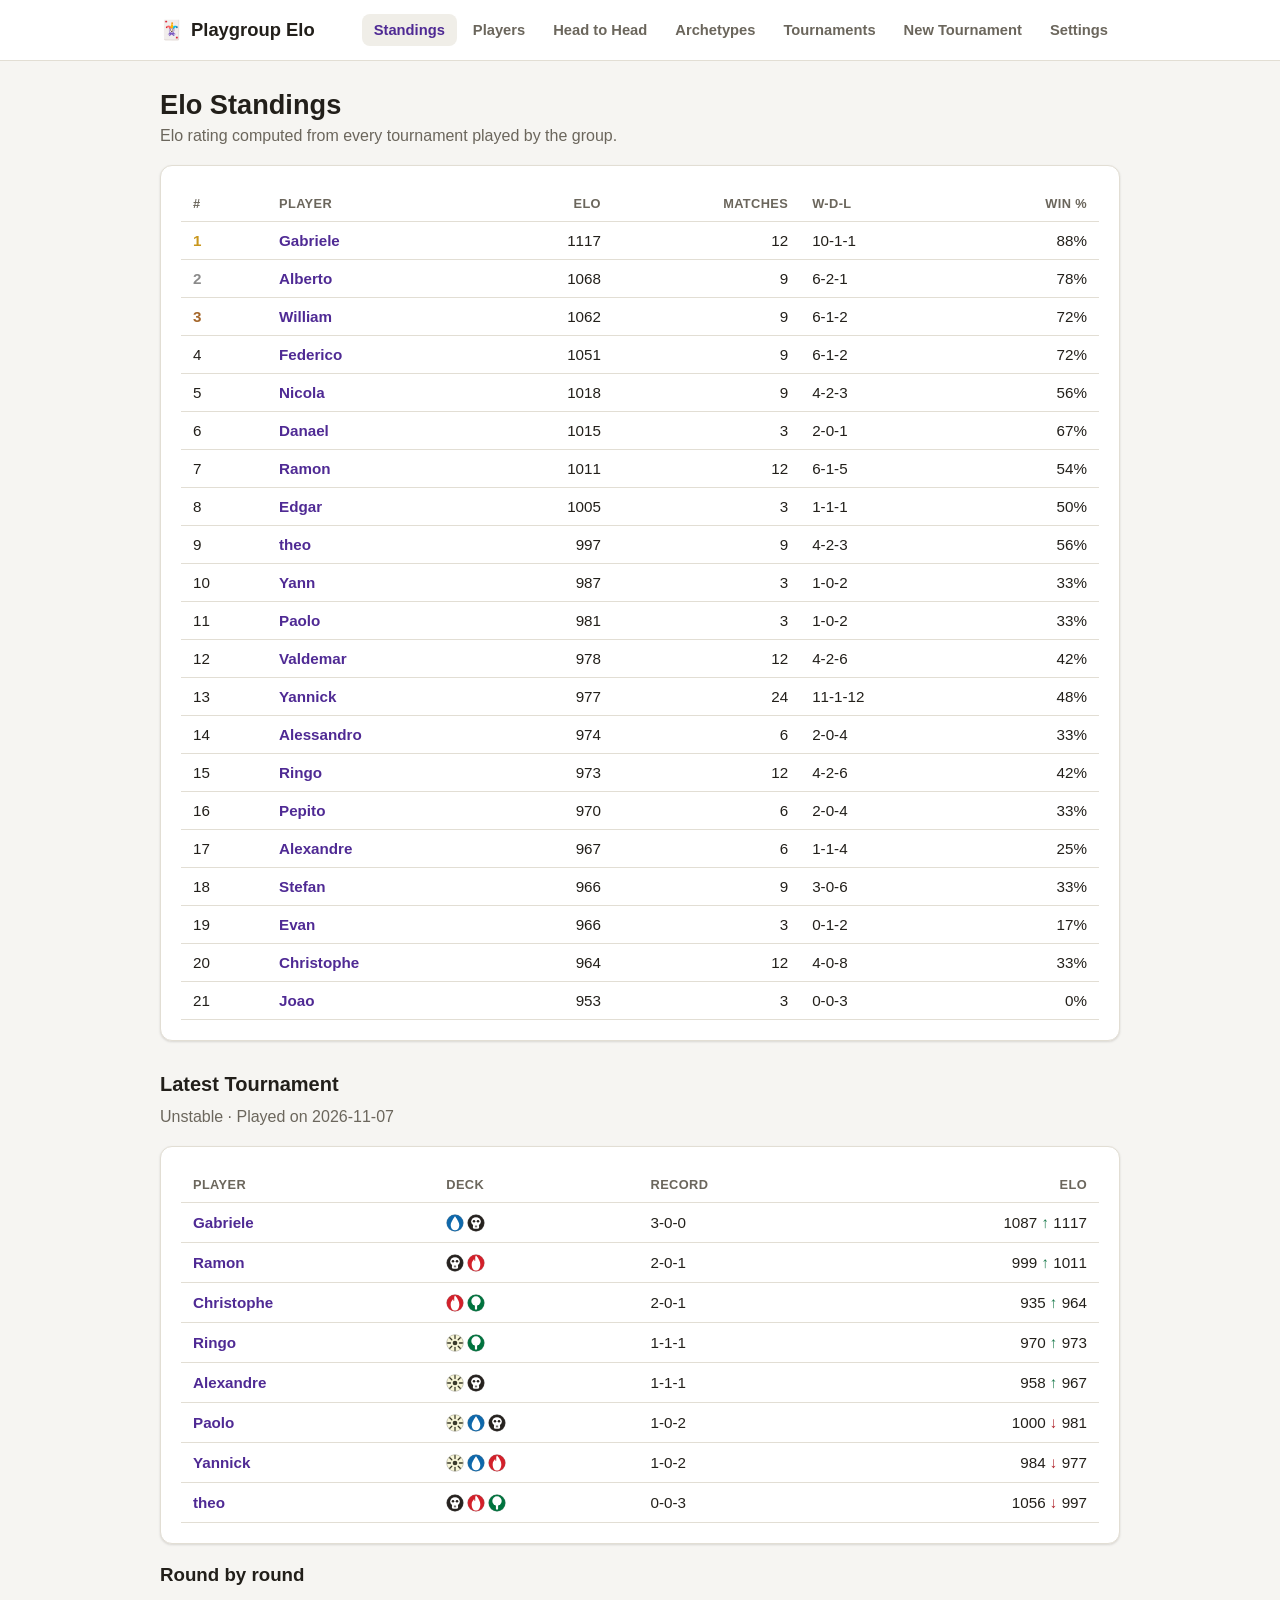
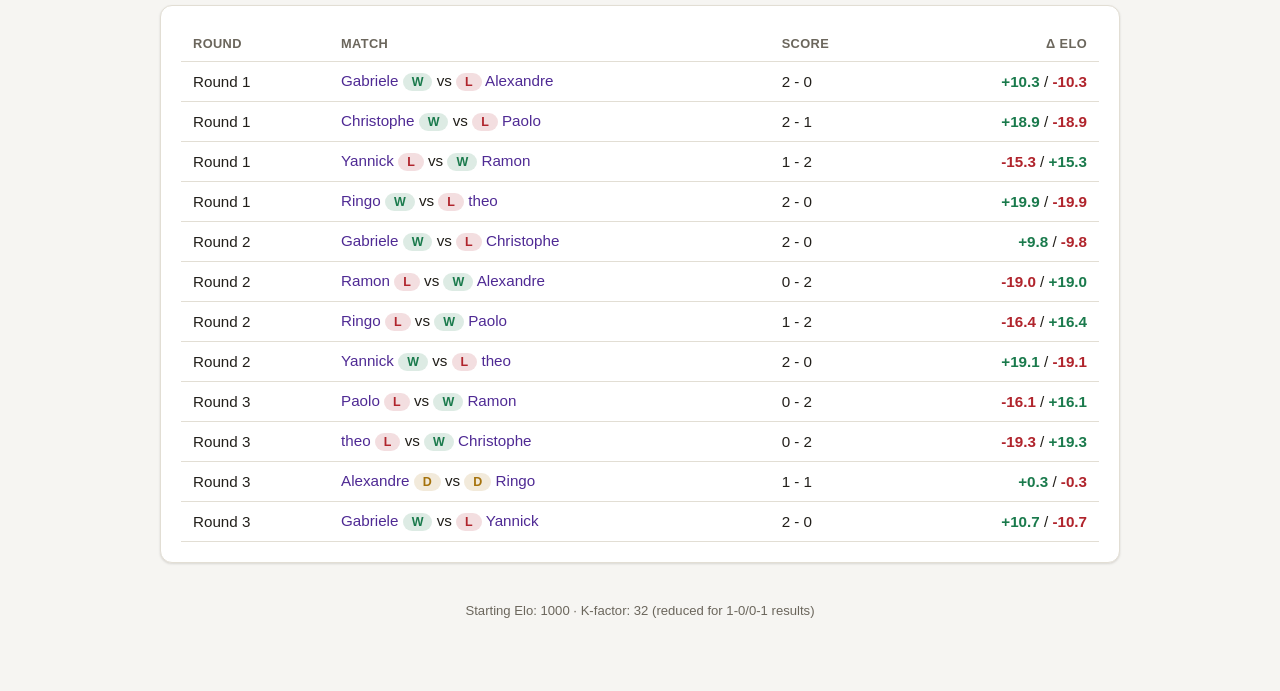
<file: index.html>
<!DOCTYPE html>
<html lang="en">
<head>
<meta charset="UTF-8">
<meta name="viewport" content="width=device-width, initial-scale=1.0">
<title>Standings – Playgroup Elo</title>
<link rel="icon" href="data:image/svg+xml,%3Csvg xmlns='http://www.w3.org/2000/svg' viewBox='0 0 100 100'%3E%3Ctext y='.9em' font-size='90'%3E%F0%9F%83%8F%EF%B8%8F%3C/text%3E%3C/svg%3E">
<link rel="stylesheet" href="assets/css/style.css?v=18">
</head>
<body>

<nav class="navbar">
  <div class="navbar-inner">
    <a class="brand" href="index.html">🃏 <span id="brand-name">Playgroup Elo</span></a>
    <div class="nav-links">
      <a href="index.html" class="active">Standings</a>
      <a href="players.html">Players</a>
      <a href="head-to-head.html">Head to Head</a>
      <a href="archetypes.html">Archetypes</a>
      <a href="tournaments.html">Tournaments</a>
      <a href="new-tournament.html">New Tournament</a>
      <a href="settings.html">Settings</a>
    </div>
  </div>
</nav>

<div class="container">
  <h1>Elo Standings</h1>
  <p class="subtitle">Elo rating computed from every tournament played by the group.</p>

  <div id="msg-area"></div>

  <div class="card">
    <div class="table-scroll">
      <table id="ranking-table">
        <thead>
          <tr>
            <th>#</th>
            <th>Player</th>
            <th class="num">Elo</th>
            <th class="num">Matches</th>
            <th>W-D-L</th>
            <th class="num">Win %</th>
          </tr>
        </thead>
        <tbody id="ranking-body">
          <tr><td colspan="6" class="empty-state">Loading…</td></tr>
        </tbody>
      </table>
    </div>
  </div>

  <h2 id="latest-tournament-title">Latest Tournament</h2>
  <p class="subtitle" id="latest-tournament-subtitle"></p>
  <div class="card">
    <div class="table-scroll">
      <table id="tournament-summary-table">
        <thead>
          <tr>
            <th>Player</th>
            <th>Deck</th>
            <th>Record</th>
            <th class="num">Elo</th>
          </tr>
        </thead>
        <tbody id="tournament-summary-body"></tbody>
      </table>
    </div>
  </div>

  <h3>Round by round</h3>
  <div class="card">
    <div class="table-scroll">
      <table id="recent-table">
        <thead>
          <tr>
            <th>Round</th>
            <th>Match</th>
            <th>Score</th>
            <th class="num">Δ Elo</th>
          </tr>
        </thead>
        <tbody id="recent-body">
          <tr><td colspan="4" class="empty-state">Loading…</td></tr>
        </tbody>
      </table>
    </div>
  </div>

  <p class="footer-note">Starting Elo: <span id="cfg-base-elo"></span> · K-factor: <span id="cfg-base-k"></span> (reduced for 1-0/0-1 results)</p>
</div>

<script src="assets/js/config.js?v=18"></script>
<script src="assets/js/elo.js?v=18"></script>
<script src="assets/js/data.js?v=18"></script>
<script src="assets/js/github-api.js?v=18"></script>
<script src="assets/js/ui-helpers.js?v=18"></script>
<script src="assets/js/page-index.js?v=18"></script>
</body>
</html>
</file>
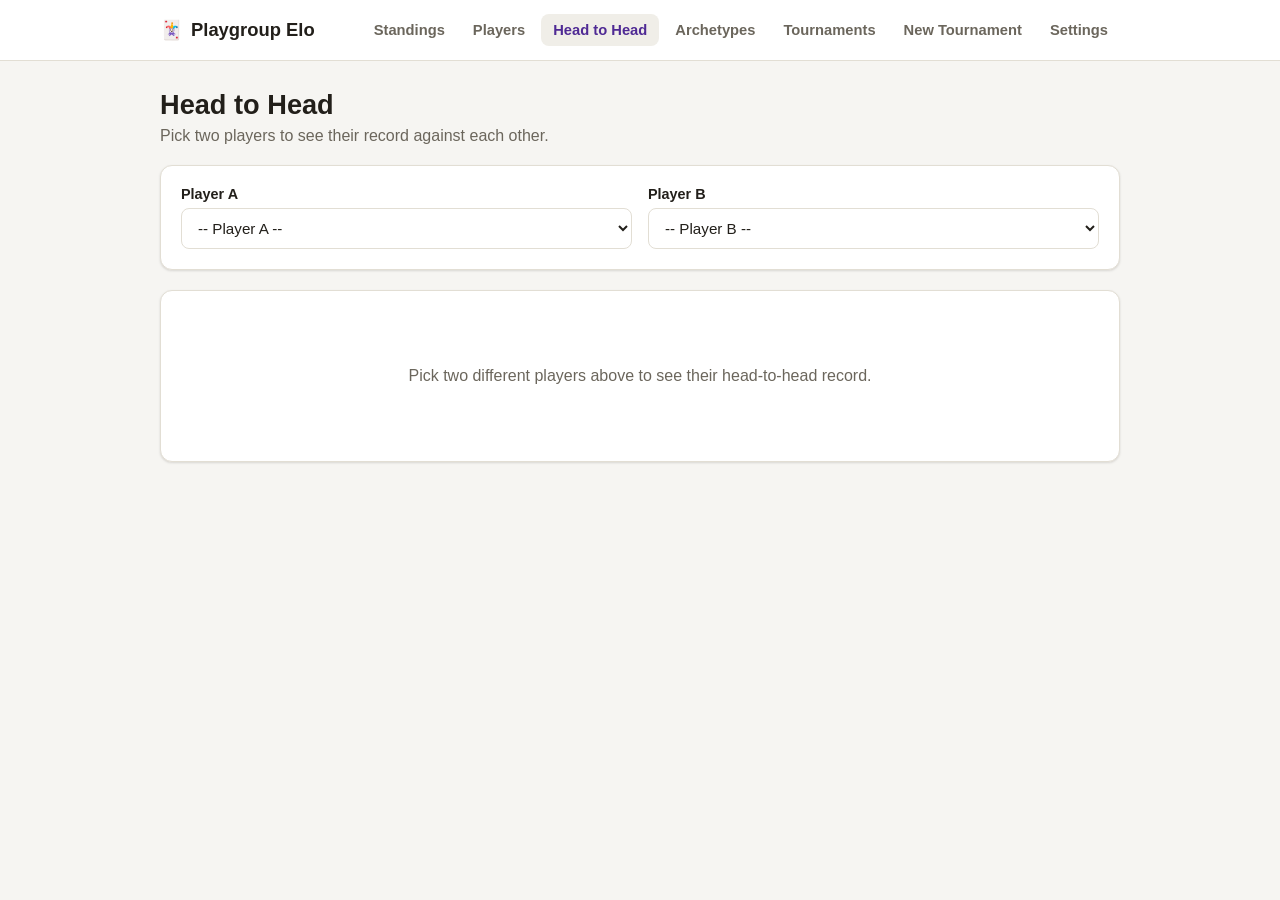
<file: head-to-head.html>
<!DOCTYPE html>
<html lang="en">
<head>
<meta charset="UTF-8">
<meta name="viewport" content="width=device-width, initial-scale=1.0">
<title>Head to Head – Playgroup Elo</title>
<link rel="icon" href="data:image/svg+xml,%3Csvg xmlns='http://www.w3.org/2000/svg' viewBox='0 0 100 100'%3E%3Ctext y='.9em' font-size='90'%3E%F0%9F%83%8F%EF%B8%8F%3C/text%3E%3C/svg%3E">
<link rel="stylesheet" href="assets/css/style.css?v=18">
</head>
<body>

<nav class="navbar">
  <div class="navbar-inner">
    <a class="brand" href="index.html">🃏 <span id="brand-name">Playgroup Elo</span></a>
    <div class="nav-links">
      <a href="index.html">Standings</a>
      <a href="players.html">Players</a>
      <a href="head-to-head.html" class="active">Head to Head</a>
      <a href="archetypes.html">Archetypes</a>
      <a href="tournaments.html">Tournaments</a>
      <a href="new-tournament.html">New Tournament</a>
      <a href="settings.html">Settings</a>
    </div>
  </div>
</nav>

<div class="container">
  <h1>Head to Head</h1>
  <p class="subtitle">Pick two players to see their record against each other.</p>

  <div id="msg-area"></div>

  <div class="card">
    <div class="form-row">
      <div>
        <label for="player-a-select">Player A</label>
        <select id="player-a-select"></select>
      </div>
      <div>
        <label for="player-b-select">Player B</label>
        <select id="player-b-select"></select>
      </div>
    </div>
  </div>

  <div id="h2h-empty" class="card">
    <p class="empty-state">Pick two different players above to see their head-to-head record.</p>
  </div>

  <div id="h2h-content" hidden>
    <h2 id="h2h-title">—</h2>

    <div class="stat-grid">
      <div class="stat-tile"><div class="label" id="h2h-a-name-label">Player A</div><div class="value" id="h2h-a-elo">—</div></div>
      <div class="stat-tile"><div class="label" id="h2h-b-name-label">Player B</div><div class="value" id="h2h-b-elo">—</div></div>
      <div class="stat-tile"><div class="label">Matches</div><div class="value" id="h2h-matches">—</div></div>
      <div class="stat-tile"><div class="label" id="h2h-record-label">Record (A-D-B)</div><div class="value" id="h2h-record">—</div></div>
      <div class="stat-tile"><div class="label" id="h2h-winrate-label">A win rate</div><div class="value" id="h2h-winrate">—</div></div>
      <div class="stat-tile"><div class="label">Games (A-B)</div><div class="value" id="h2h-games">—</div></div>
    </div>

    <div class="card">
      <div id="h2h-record-bar"></div>
    </div>

    <h2>Match History</h2>
    <div class="card">
      <div class="table-scroll">
        <table id="h2h-matches-table">
          <thead>
            <tr>
              <th>Date</th>
              <th>Score</th>
              <th id="h2h-a-deck-header">A's deck</th>
              <th id="h2h-b-deck-header">B's deck</th>
              <th class="num">Δ Elo (A / B)</th>
            </tr>
          </thead>
          <tbody id="h2h-matches-body"></tbody>
        </table>
      </div>
    </div>
  </div>
</div>

<script src="assets/js/config.js?v=18"></script>
<script src="assets/js/elo.js?v=18"></script>
<script src="assets/js/data.js?v=18"></script>
<script src="assets/js/github-api.js?v=18"></script>
<script src="assets/js/ui-helpers.js?v=18"></script>
<script src="assets/js/page-head-to-head.js?v=18"></script>
</body>
</html>
</file>
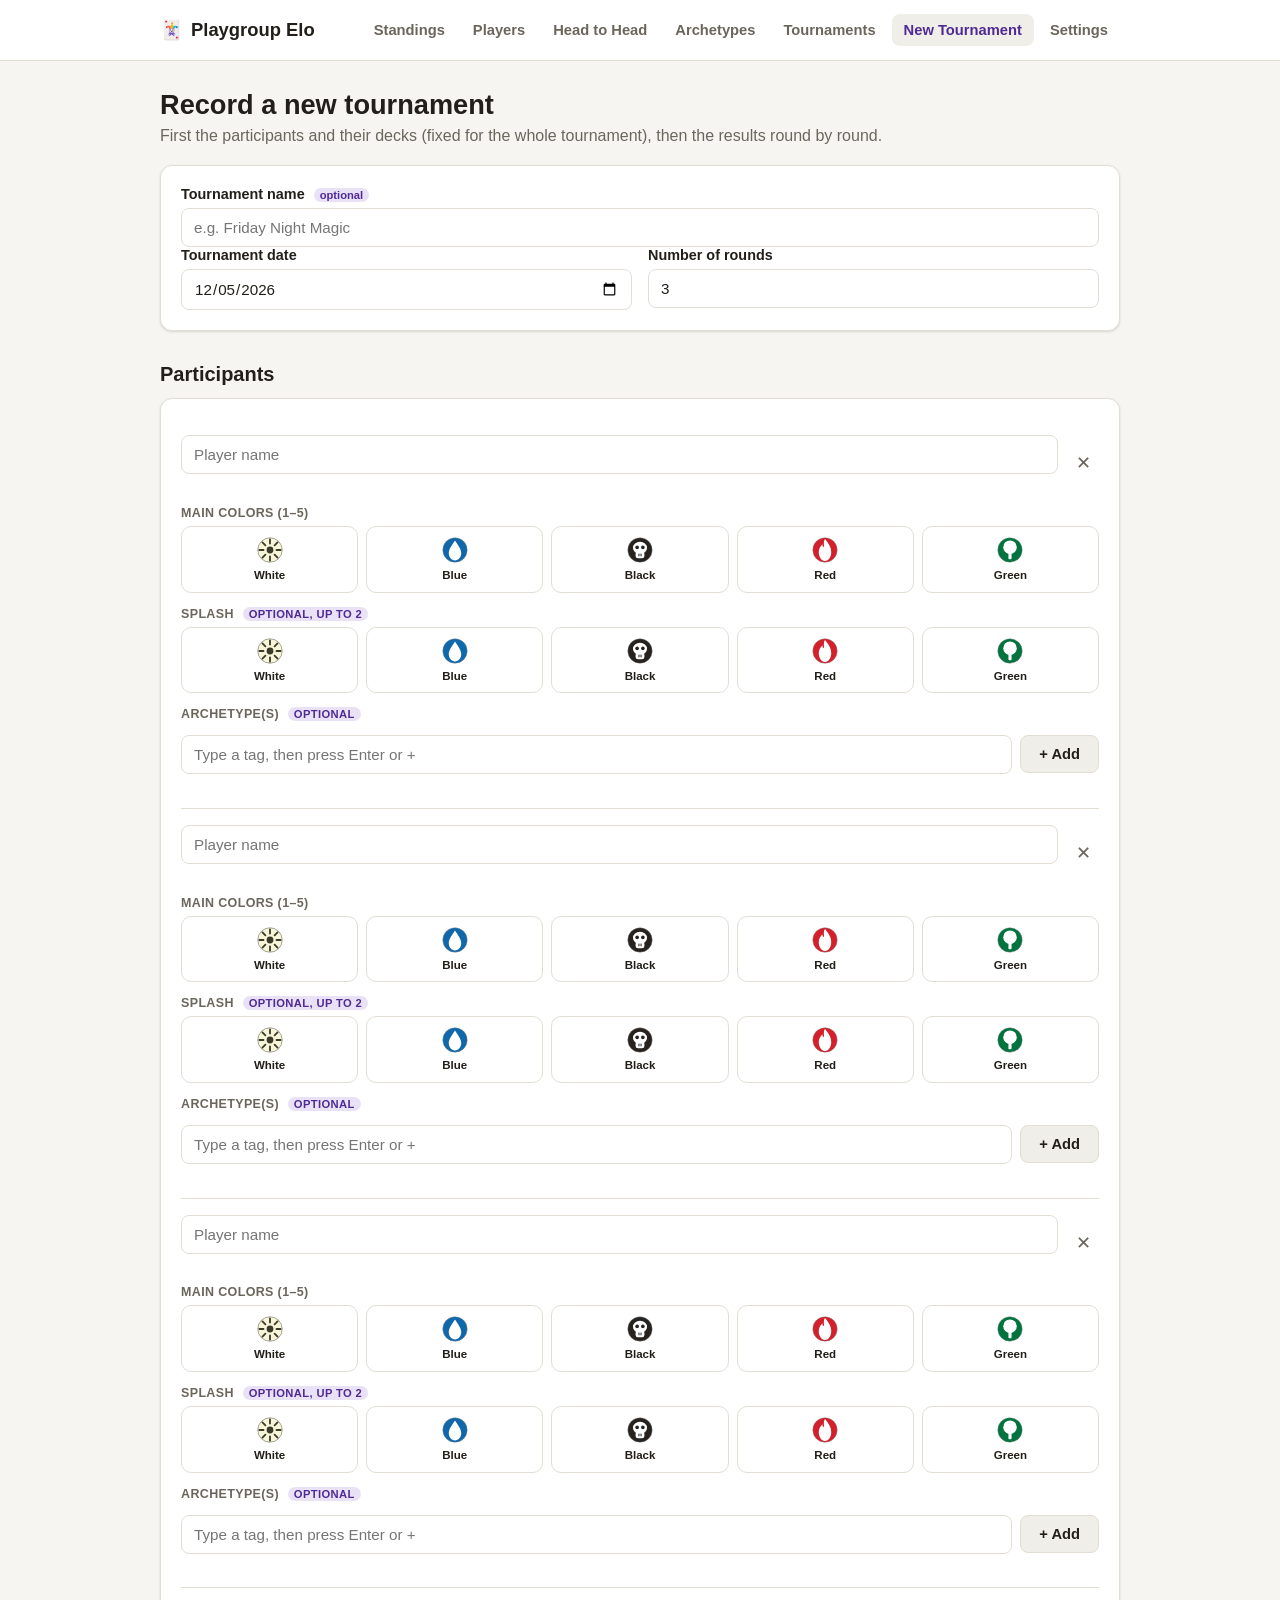
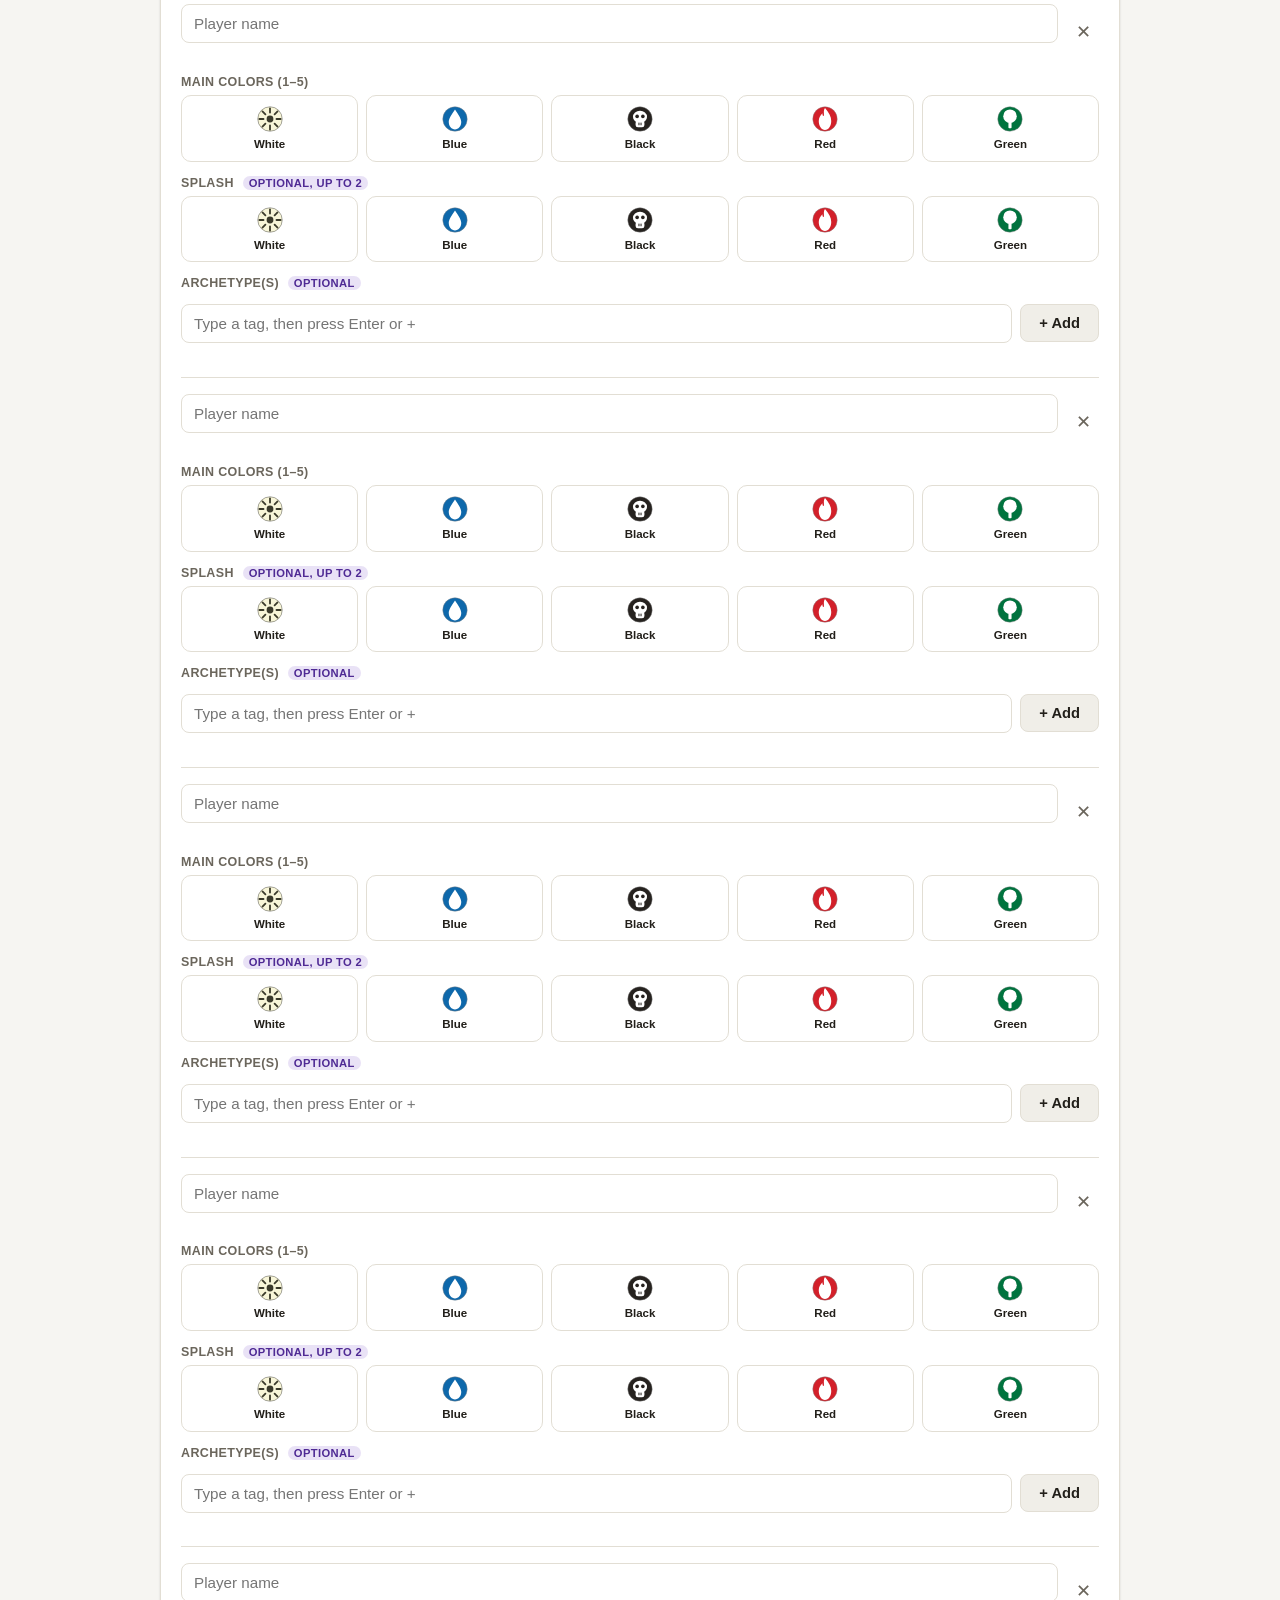
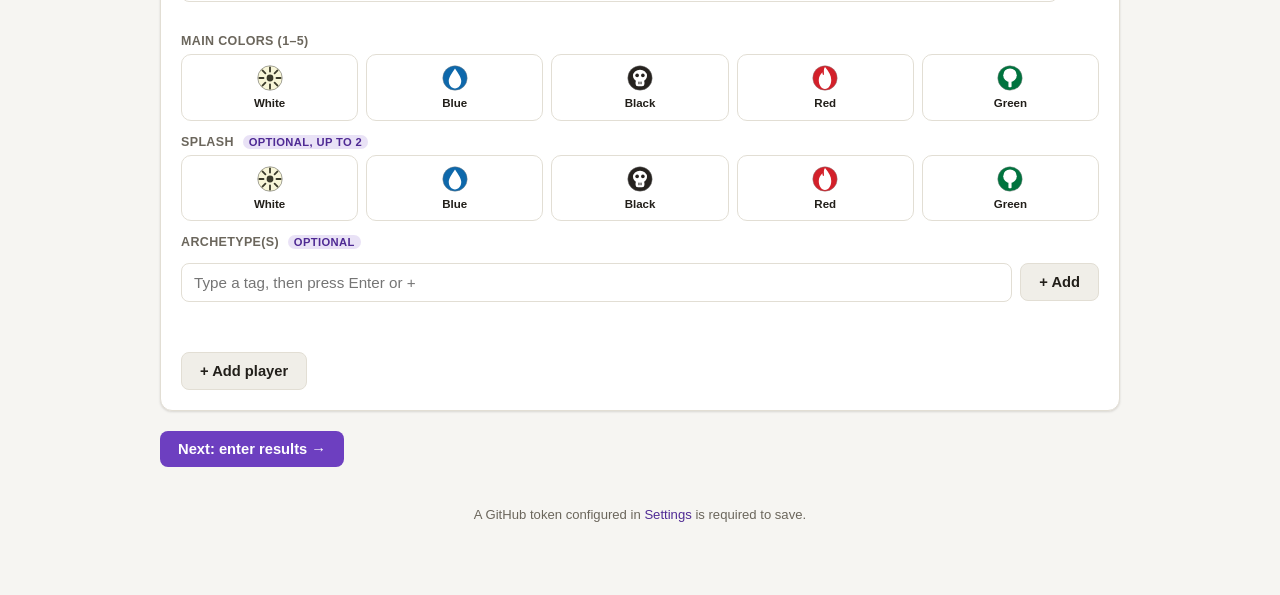
<file: new-tournament.html>
<!DOCTYPE html>
<html lang="en">
<head>
<meta charset="UTF-8">
<meta name="viewport" content="width=device-width, initial-scale=1.0">
<title>New Tournament – Playgroup Elo</title>
<link rel="icon" href="data:image/svg+xml,%3Csvg xmlns='http://www.w3.org/2000/svg' viewBox='0 0 100 100'%3E%3Ctext y='.9em' font-size='90'%3E%F0%9F%83%8F%EF%B8%8F%3C/text%3E%3C/svg%3E">
<link rel="stylesheet" href="assets/css/style.css?v=18">
</head>
<body>

<nav class="navbar">
  <div class="navbar-inner">
    <a class="brand" href="index.html">🃏 <span id="brand-name">Playgroup Elo</span></a>
    <div class="nav-links">
      <a href="index.html">Standings</a>
      <a href="players.html">Players</a>
      <a href="head-to-head.html">Head to Head</a>
      <a href="archetypes.html">Archetypes</a>
      <a href="tournaments.html">Tournaments</a>
      <a href="new-tournament.html" class="active">New Tournament</a>
      <a href="settings.html">Settings</a>
    </div>
  </div>
</nav>

<div class="container">
  <h1>Record a new tournament</h1>
  <p class="subtitle">First the participants and their decks (fixed for the whole tournament), then the results round by round.</p>

  <div id="msg-area"></div>

  <!-- STEP 1: participants and decks -->
  <div id="step-1">
    <div class="card">
      <label for="tournament-name">Tournament name <span class="splash-badge">optional</span></label>
      <input type="text" id="tournament-name" placeholder="e.g. Friday Night Magic">

      <div class="form-row">
        <div>
          <label for="tournament-date">Tournament date</label>
          <input type="date" id="tournament-date" required>
        </div>
        <div>
          <label for="rounds-count">Number of rounds</label>
          <input type="text" inputmode="numeric" id="rounds-count" value="3">
        </div>
      </div>
    </div>

    <h2>Participants</h2>
    <div class="card">
      <div id="participants-list"></div>
      <div style="margin-top:16px;">
        <button type="button" class="btn secondary" id="add-participant-btn">+ Add player</button>
      </div>
    </div>

    <div id="step1-msg"></div>

    <div class="step-nav">
      <button type="button" class="btn" id="to-step2-btn">Next: enter results →</button>
    </div>
  </div>

  <!-- STEP 2: round-by-round results -->
  <div id="step-2" hidden>
    <div id="rounds-container"></div>

    <div id="step2-msg"></div>

    <div class="step-nav">
      <button type="button" class="btn secondary" id="back-to-step1-btn">← Back to participants</button>
      <button type="button" class="btn" id="save-tournament-btn">Save tournament</button>
    </div>
  </div>

  <p class="footer-note">A GitHub token configured in <a href="settings.html">Settings</a> is required to save.</p>
</div>

<script src="assets/js/config.js?v=18"></script>
<script src="assets/js/elo.js?v=18"></script>
<script src="assets/js/data.js?v=18"></script>
<script src="assets/js/github-api.js?v=18"></script>
<script src="assets/js/combobox.js?v=18"></script>
<script src="assets/js/page-new-tournament.js?v=18"></script>
</body>
</html>
</file>
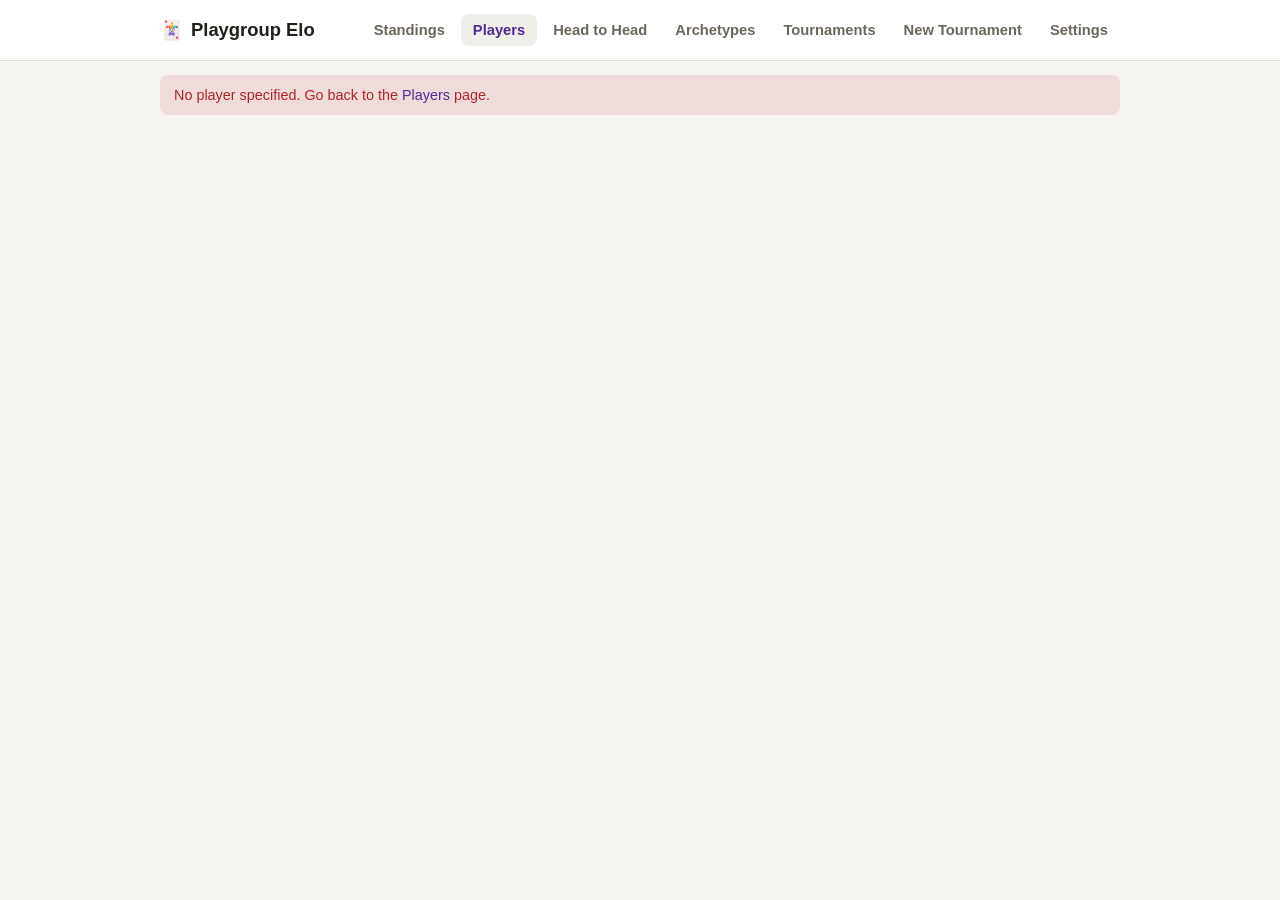
<file: player.html>
<!DOCTYPE html>
<html lang="en">
<head>
<meta charset="UTF-8">
<meta name="viewport" content="width=device-width, initial-scale=1.0">
<title>Player Stats – Playgroup Elo</title>
<link rel="icon" href="data:image/svg+xml,%3Csvg xmlns='http://www.w3.org/2000/svg' viewBox='0 0 100 100'%3E%3Ctext y='.9em' font-size='90'%3E%F0%9F%83%8F%EF%B8%8F%3C/text%3E%3C/svg%3E">
<link rel="stylesheet" href="assets/css/style.css?v=18">
</head>
<body>

<nav class="navbar">
  <div class="navbar-inner">
    <a class="brand" href="index.html">🃏 <span id="brand-name">Playgroup Elo</span></a>
    <div class="nav-links">
      <a href="index.html">Standings</a>
      <a href="players.html" class="active">Players</a>
      <a href="head-to-head.html">Head to Head</a>
      <a href="archetypes.html">Archetypes</a>
      <a href="tournaments.html">Tournaments</a>
      <a href="new-tournament.html">New Tournament</a>
      <a href="settings.html">Settings</a>
    </div>
  </div>
</nav>

<div class="container">
  <div id="msg-area"></div>

  <div id="player-content" style="display:none;">
    <h1 id="player-name">—</h1>
    <p class="subtitle" id="player-subtitle">—</p>

    <div class="stat-grid">
      <div class="stat-tile"><div class="label">Current Elo</div><div class="value" id="stat-elo">—</div></div>
      <div class="stat-tile"><div class="label">Rank</div><div class="value" id="stat-rank">—</div></div>
      <div class="stat-tile"><div class="label">Matches</div><div class="value" id="stat-matches">—</div></div>
      <div class="stat-tile"><div class="label">W - D - L</div><div class="value" id="stat-record">—</div></div>
      <div class="stat-tile"><div class="label">Win rate</div><div class="value" id="stat-winrate">—</div></div>
      <div class="stat-tile"><div class="label">Games (W-L)</div><div class="value" id="stat-games">—</div></div>
      <div class="stat-tile"><div class="label">Splash rate</div><div class="value" id="stat-splashrate">—</div></div>
    </div>

    <div class="card">
      <div id="record-bar"></div>
    </div>

    <h2>Elo Over Time</h2>
    <div class="card">
      <div id="elo-chart"></div>
    </div>

    <h2>Colors Played</h2>
    <p class="subtitle" id="deck-count-note"></p>
    <div class="donut-grid">
      <div>
        <p class="donut-caption">Main colors</p>
        <div class="card" id="color-main-donut-card"></div>
      </div>
      <div>
        <p class="donut-caption">Splash</p>
        <div class="card" id="color-splash-donut-card"></div>
      </div>
    </div>

    <h2>Win Rate by Color</h2>
    <p class="subtitle">Win rate across every round played with that color in the deck, main or splash. Slice size = win rate; a color never won with has no slice.</p>
    <div class="card" id="color-winrate-card"></div>

    <h2>Colors per Deck</h2>
    <p class="subtitle">How many colors the deck's main colors used, and how often a splash was added (based on main colors only, so a 2-color deck with a splash still counts as 2-color).</p>
    <div class="card" id="color-dist-card"></div>

    <h2>Archetypes Played</h2>
    <p class="subtitle">A deck can carry more than one tag (e.g. Reanimator + Control), so percentages don't need to add up to 100%.</p>
    <div class="card" id="archetype-card"></div>

    <h2>Tournaments</h2>
    <p class="subtitle">One row per tournament, with the combined record and the Elo change across all its rounds.</p>
    <div class="card">
      <div class="table-scroll">
        <table id="tournaments-table">
          <thead>
            <tr>
              <th>Date</th>
              <th>Tournament</th>
              <th>Deck</th>
              <th>Record</th>
              <th class="num">Elo</th>
            </tr>
          </thead>
          <tbody id="tournaments-body"></tbody>
        </table>
      </div>
    </div>

    <h2>Match History</h2>
    <p class="subtitle">Round-by-round detail.</p>
    <div class="card">
      <div class="table-scroll">
        <table id="matches-table">
          <thead>
            <tr>
              <th>Date</th>
              <th>Opponent</th>
              <th>Result</th>
              <th>Deck</th>
              <th>Opponent's Deck</th>
              <th class="num">Δ Elo</th>
            </tr>
          </thead>
          <tbody id="matches-body"></tbody>
        </table>
      </div>
    </div>
  </div>
</div>

<script src="assets/js/config.js?v=18"></script>
<script src="assets/js/elo.js?v=18"></script>
<script src="assets/js/data.js?v=18"></script>
<script src="assets/js/github-api.js?v=18"></script>
<script src="assets/js/sparkline.js?v=18"></script>
<script src="assets/js/donut-chart.js?v=18"></script>
<script src="assets/js/ui-helpers.js?v=18"></script>
<script src="assets/js/page-player.js?v=18"></script>
</body>
</html>
</file>
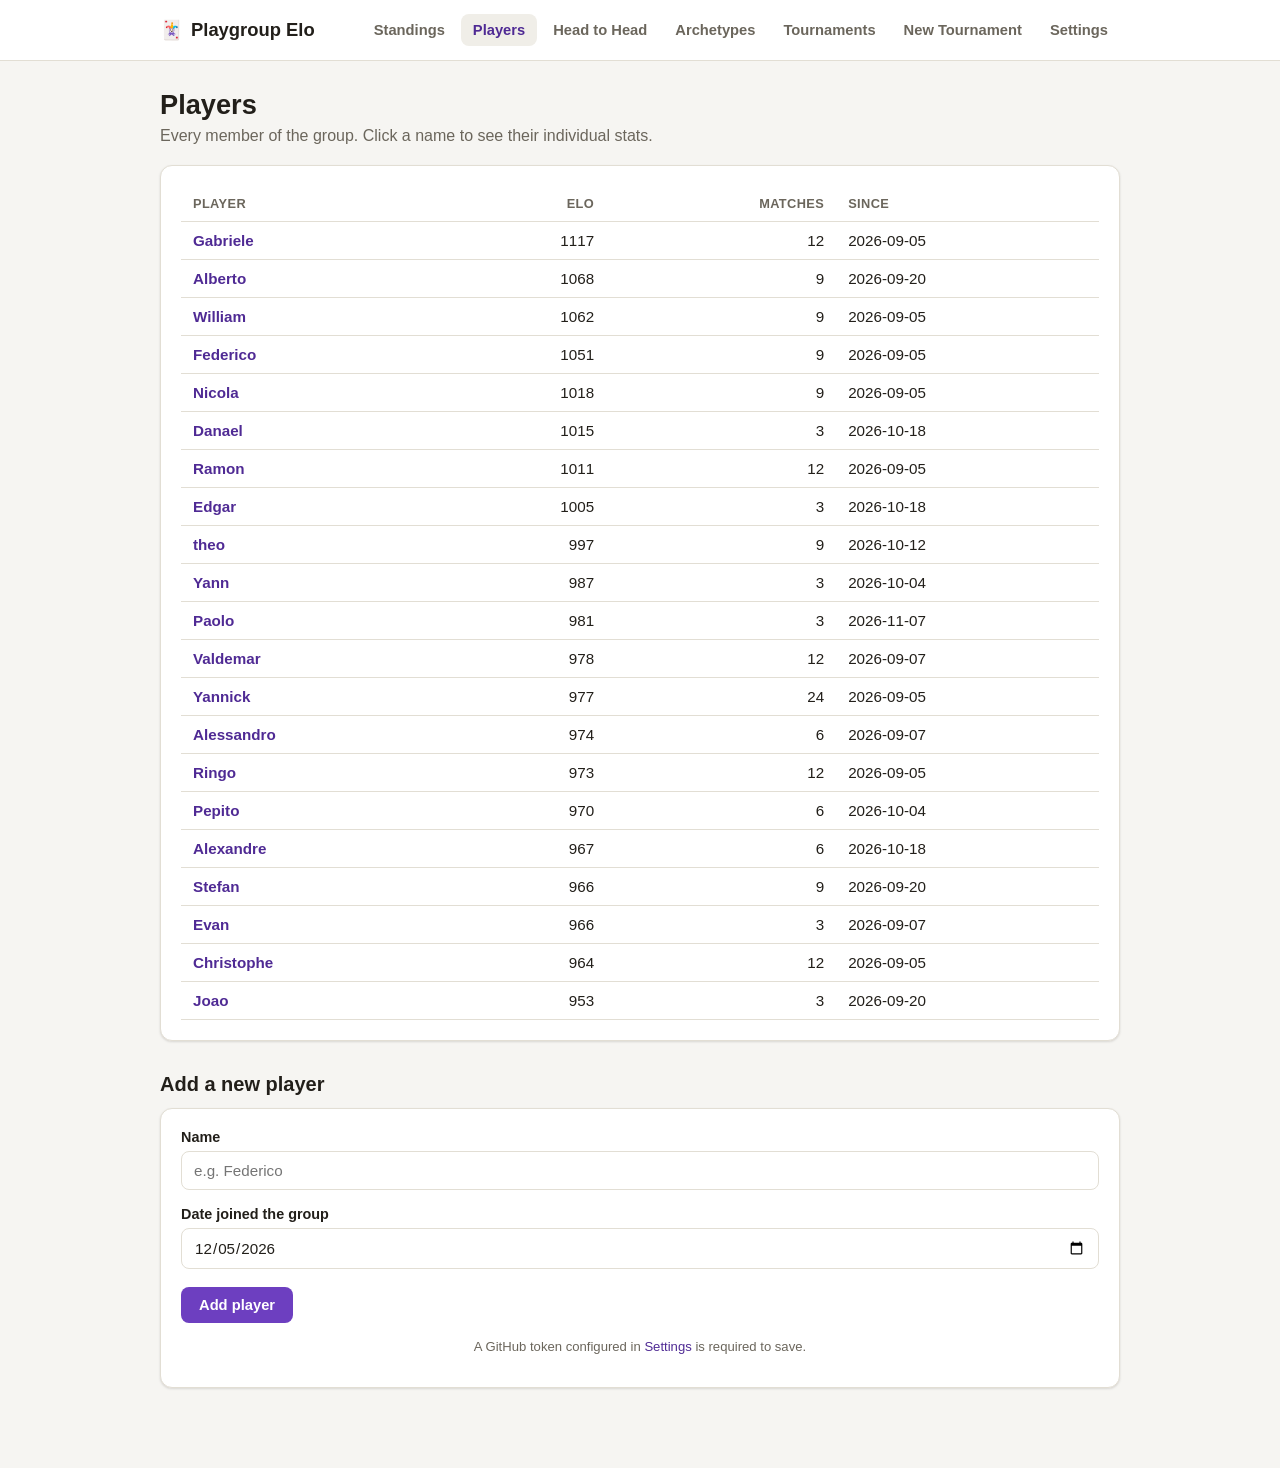
<file: players.html>
<!DOCTYPE html>
<html lang="en">
<head>
<meta charset="UTF-8">
<meta name="viewport" content="width=device-width, initial-scale=1.0">
<title>Players – Playgroup Elo</title>
<link rel="icon" href="data:image/svg+xml,%3Csvg xmlns='http://www.w3.org/2000/svg' viewBox='0 0 100 100'%3E%3Ctext y='.9em' font-size='90'%3E%F0%9F%83%8F%EF%B8%8F%3C/text%3E%3C/svg%3E">
<link rel="stylesheet" href="assets/css/style.css?v=18">
</head>
<body>

<nav class="navbar">
  <div class="navbar-inner">
    <a class="brand" href="index.html">🃏 <span id="brand-name">Playgroup Elo</span></a>
    <div class="nav-links">
      <a href="index.html">Standings</a>
      <a href="players.html" class="active">Players</a>
      <a href="head-to-head.html">Head to Head</a>
      <a href="archetypes.html">Archetypes</a>
      <a href="tournaments.html">Tournaments</a>
      <a href="new-tournament.html">New Tournament</a>
      <a href="settings.html">Settings</a>
    </div>
  </div>
</nav>

<div class="container">
  <h1>Players</h1>
  <p class="subtitle">Every member of the group. Click a name to see their individual stats.</p>

  <div id="msg-area"></div>

  <div class="card">
    <div class="table-scroll">
      <table id="players-table">
        <thead>
          <tr>
            <th>Player</th>
            <th class="num">Elo</th>
            <th class="num">Matches</th>
            <th>Since</th>
          </tr>
        </thead>
        <tbody id="players-body">
          <tr><td colspan="4" class="empty-state">Loading…</td></tr>
        </tbody>
      </table>
    </div>
  </div>

  <h2>Add a new player</h2>
  <div class="card">
    <form id="new-player-form">
      <label for="player-name">Name</label>
      <input type="text" id="player-name" placeholder="e.g. Federico" required>

      <label for="player-joined">Date joined the group</label>
      <input type="date" id="player-joined" required>

      <div id="new-player-msg"></div>

      <div style="margin-top:18px;">
        <button type="submit" class="btn" id="submit-player-btn">Add player</button>
      </div>
    </form>
    <p class="footer-note" style="margin-top:16px;">A GitHub token configured in <a href="settings.html">Settings</a> is required to save.</p>
  </div>
</div>

<script src="assets/js/config.js?v=18"></script>
<script src="assets/js/elo.js?v=18"></script>
<script src="assets/js/data.js?v=18"></script>
<script src="assets/js/github-api.js?v=18"></script>
<script src="assets/js/page-players.js?v=18"></script>
</body>
</html>
</file>
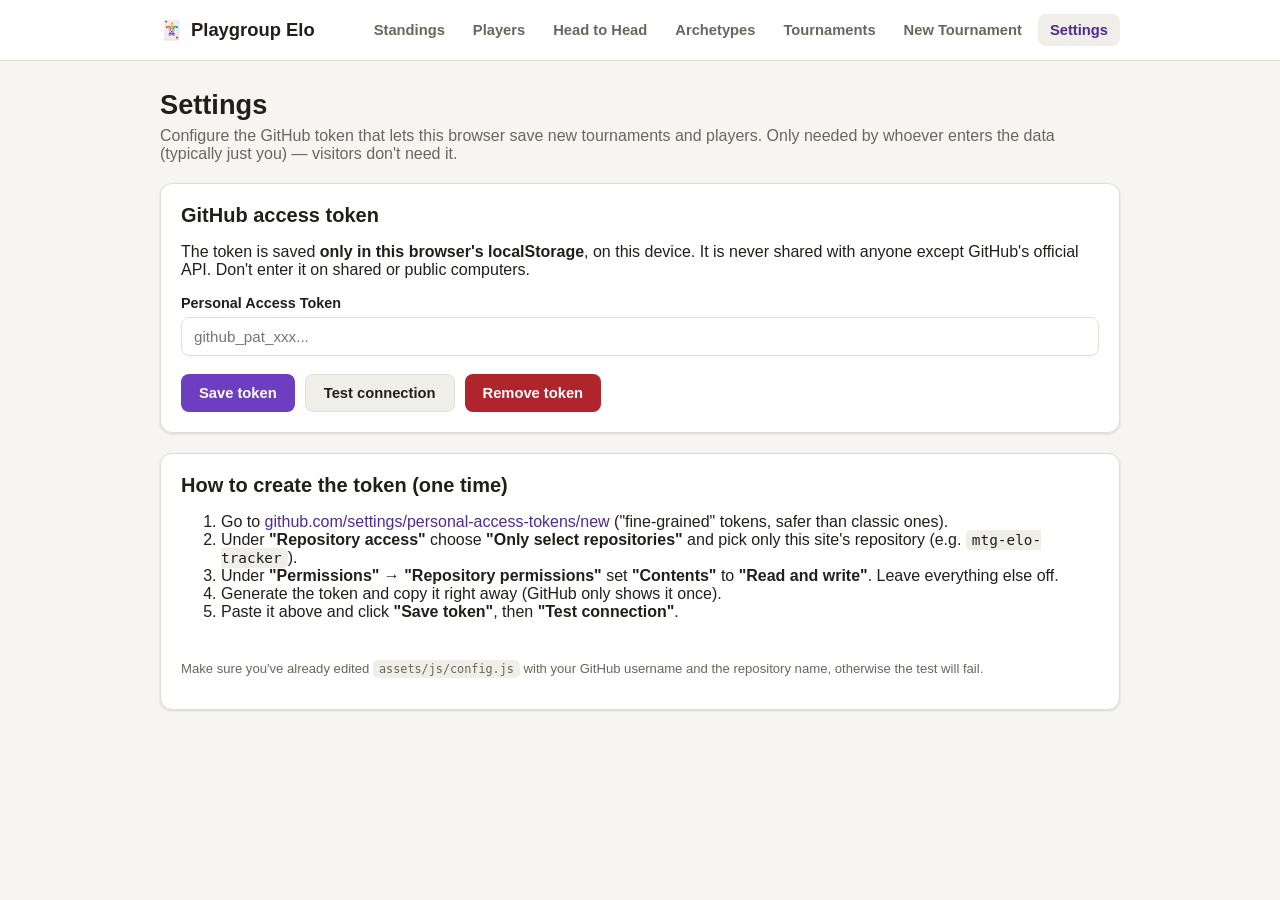
<file: settings.html>
<!DOCTYPE html>
<html lang="en">
<head>
<meta charset="UTF-8">
<meta name="viewport" content="width=device-width, initial-scale=1.0">
<title>Settings – Playgroup Elo</title>
<link rel="icon" href="data:image/svg+xml,%3Csvg xmlns='http://www.w3.org/2000/svg' viewBox='0 0 100 100'%3E%3Ctext y='.9em' font-size='90'%3E%F0%9F%83%8F%EF%B8%8F%3C/text%3E%3C/svg%3E">
<link rel="stylesheet" href="assets/css/style.css?v=18">
</head>
<body>

<nav class="navbar">
  <div class="navbar-inner">
    <a class="brand" href="index.html">🃏 <span id="brand-name">Playgroup Elo</span></a>
    <div class="nav-links">
      <a href="index.html">Standings</a>
      <a href="players.html">Players</a>
      <a href="head-to-head.html">Head to Head</a>
      <a href="archetypes.html">Archetypes</a>
      <a href="tournaments.html">Tournaments</a>
      <a href="new-tournament.html">New Tournament</a>
      <a href="settings.html" class="active">Settings</a>
    </div>
  </div>
</nav>

<div class="container">
  <h1>Settings</h1>
  <p class="subtitle">Configure the GitHub token that lets this browser save new tournaments and players. Only needed by whoever enters the data (typically just you) — visitors don't need it.</p>

  <div class="card">
    <h2 style="margin-top:0;">GitHub access token</h2>
    <p>The token is saved <strong>only in this browser's localStorage</strong>, on this device. It is never shared with anyone except GitHub's official API. Don't enter it on shared or public computers.</p>

    <label for="gh-token">Personal Access Token</label>
    <input type="password" id="gh-token" placeholder="github_pat_xxx...">

    <div id="settings-msg"></div>

    <div style="margin-top:18px; display:flex; gap:10px; flex-wrap:wrap;">
      <button class="btn" id="save-token-btn">Save token</button>
      <button class="btn secondary" id="test-token-btn">Test connection</button>
      <button class="btn danger" id="clear-token-btn">Remove token</button>
    </div>
  </div>

  <div class="card">
    <h2 style="margin-top:0;">How to create the token (one time)</h2>
    <ol>
      <li>Go to <a href="https://github.com/settings/personal-access-tokens/new" target="_blank" rel="noopener">github.com/settings/personal-access-tokens/new</a> ("fine-grained" tokens, safer than classic ones).</li>
      <li>Under <strong>"Repository access"</strong> choose <strong>"Only select repositories"</strong> and pick only this site's repository (e.g. <code>mtg-elo-tracker</code>).</li>
      <li>Under <strong>"Permissions" → "Repository permissions"</strong> set <strong>"Contents"</strong> to <strong>"Read and write"</strong>. Leave everything else off.</li>
      <li>Generate the token and copy it right away (GitHub only shows it once).</li>
      <li>Paste it above and click <strong>"Save token"</strong>, then <strong>"Test connection"</strong>.</li>
    </ol>
    <p class="footer-note" style="text-align:left;">Make sure you've already edited <code>assets/js/config.js</code> with your GitHub username and the repository name, otherwise the test will fail.</p>
  </div>
</div>

<script src="assets/js/config.js?v=18"></script>
<script src="assets/js/github-api.js?v=18"></script>
<script src="assets/js/page-settings.js?v=18"></script>
</body>
</html>
</file>
<file: assets/css/style.css>
:root {
  --bg: #f6f5f2;
  --surface: #ffffff;
  --surface-alt: #f0eee8;
  --border: #e2ded4;
  --text: #221f1a;
  --text-muted: #6b665c;
  --accent: #6d3fc0;
  --accent-dark: #4f2a94;
  --success: #1a7a4c;
  --danger: #b0242c;
  --warn: #a5720c;
  --radius: 12px;
  --shadow: 0 1px 3px rgba(30, 20, 10, 0.08), 0 1px 2px rgba(30, 20, 10, 0.06);
  font-size: 16px;
}

@media (prefers-color-scheme: dark) {
  :root {
    --bg: #171511;
    --surface: #211e19;
    --surface-alt: #2a2620;
    --border: #3a352c;
    --text: #f1ede4;
    --text-muted: #a89f8f;
    --accent: #b48cf0;
    --accent-dark: #d3b8ff;
    --success: #4fd08a;
    --danger: #ef6b72;
    --warn: #e0b04a;
    --shadow: 0 1px 3px rgba(0, 0, 0, 0.4);
  }
}

* { box-sizing: border-box; }

html, body {
  margin: 0;
  padding: 0;
  background: var(--bg);
  color: var(--text);
  font-family: -apple-system, BlinkMacSystemFont, "Segoe UI", Roboto, Helvetica, Arial, sans-serif;
}

a { color: var(--accent-dark); text-decoration: none; }
a:hover { text-decoration: underline; }

.container {
  max-width: 1000px;
  margin: 0 auto;
  padding: 0 20px 60px;
}

/* --- Navbar --- */
.navbar {
  background: var(--surface);
  border-bottom: 1px solid var(--border);
  position: sticky;
  top: 0;
  z-index: 10;
}
.navbar-inner {
  max-width: 1000px;
  margin: 0 auto;
  padding: 14px 20px;
  display: flex;
  align-items: center;
  gap: 24px;
  flex-wrap: wrap;
}
.brand {
  font-weight: 800;
  font-size: 1.15rem;
  color: var(--text);
  display: flex;
  align-items: center;
  gap: 8px;
}
.brand:hover { text-decoration: none; }
.nav-links {
  display: flex;
  gap: 4px;
  flex-wrap: wrap;
  margin-left: auto;
}
.nav-links a {
  color: var(--text-muted);
  font-weight: 600;
  font-size: 0.92rem;
  padding: 8px 12px;
  border-radius: 8px;
}
.nav-links a:hover { background: var(--surface-alt); text-decoration: none; }
.nav-links a.active { color: var(--accent-dark); background: var(--surface-alt); }

h1 { font-size: 1.7rem; margin: 28px 0 6px; }
h2 { font-size: 1.25rem; margin: 32px 0 12px; }
.subtitle { color: var(--text-muted); margin: 0 0 20px; }

.card {
  background: var(--surface);
  border: 1px solid var(--border);
  border-radius: var(--radius);
  box-shadow: var(--shadow);
  padding: 20px;
  margin-bottom: 20px;
}

.stat-grid {
  display: grid;
  grid-template-columns: repeat(auto-fit, minmax(130px, 1fr));
  gap: 12px;
  margin-bottom: 20px;
}
.stat-tile {
  background: var(--surface);
  border: 1px solid var(--border);
  border-radius: var(--radius);
  padding: 14px 16px;
}
.stat-tile .label { font-size: 0.78rem; color: var(--text-muted); text-transform: uppercase; letter-spacing: .04em; }
.stat-tile .value { font-size: 1.5rem; font-weight: 800; margin-top: 4px; }

table { width: 100%; border-collapse: collapse; font-size: 0.95rem; }
th, td { text-align: left; padding: 10px 12px; border-bottom: 1px solid var(--border); }
th { color: var(--text-muted); font-size: 0.8rem; text-transform: uppercase; letter-spacing: .03em; }
tbody tr:hover { background: var(--surface-alt); }
td.num, th.num { text-align: right; font-variant-numeric: tabular-nums; }

.table-scroll { overflow-x: auto; }

.rank-1 { color: #c9971d; font-weight: 800; }
.rank-2 { color: #8a8a8a; font-weight: 800; }
.rank-3 { color: #a5672b; font-weight: 800; }

.badge {
  display: inline-block;
  padding: 2px 9px;
  border-radius: 999px;
  font-size: 0.78rem;
  font-weight: 700;
}
.badge.win { background: rgba(26,122,76,.15); color: var(--success); }
.badge.loss { background: rgba(176,36,44,.15); color: var(--danger); }
.badge.draw { background: rgba(165,114,12,.15); color: var(--warn); }

.delta-pos { color: var(--success); font-weight: 700; }
.delta-neg { color: var(--danger); font-weight: 700; }

.pip-row { display: inline-flex; gap: 3px; vertical-align: middle; }
.pip.splash { opacity: 0.6; outline: 1px dashed var(--text-muted); outline-offset: 1px; border-radius: 50%; }
.pip {
  width: 18px; height: 18px;
  border-radius: 50%;
  display: inline-flex; align-items: center; justify-content: center;
  overflow: hidden;
}
.pip svg { width: 100%; height: 100%; }

.color-bar { display: flex; align-items: center; gap: 10px; margin: 6px 0; }
.color-bar .swatch { width: 22px; height: 22px; flex-shrink: 0; display: block; }
.color-bar .track { flex: 1; display: flex; background: var(--surface-alt); border-radius: 6px; height: 10px; overflow: hidden; }
/* A fill whose color happens to be close to the track's own background
   (black mana on the dark theme's track, for instance) would otherwise be
   nearly invisible -- this inset ring keeps every segment's edge visible
   no matter how it contrasts with the track behind it. */
.color-bar .fill { height: 100%; flex-shrink: 0; box-shadow: inset 0 0 0 1px rgba(128,128,128,0.55); }
.color-bar .count { min-width: 30px; text-align: right; color: var(--text-muted); font-size: .85rem; white-space: nowrap; }
.color-bar .bar-label { flex-shrink: 0; font-size: 0.85rem; font-weight: 600; width: 96px; }

.legend-row { display: flex; gap: 16px; flex-wrap: wrap; font-size: 0.8rem; color: var(--text-muted); margin-top: 10px; }
.legend-row .swatch-dot { display: inline-block; width: 10px; height: 10px; border-radius: 3px; margin-right: 5px; vertical-align: middle; }

/* --- Uniform deck color grid (main + splash) --- */
.color-grid { display: grid; grid-template-columns: repeat(5, minmax(0, 1fr)); gap: 8px; }
.color-cell {
  display: flex; flex-direction: column; align-items: center; justify-content: center;
  gap: 6px; padding: 10px 4px; margin: 0; border-radius: 10px; border: 1.5px solid var(--border);
  cursor: pointer; user-select: none; text-align: center;
}
.color-cell input { position: absolute; opacity: 0; pointer-events: none; }
.color-cell .dot { width: 26px; height: 26px; display: block; }
.color-cell .lbl { font-size: 0.72rem; font-weight: 700; line-height: 1.1; }
.color-cell.checked { border-color: var(--accent); background: rgba(109,63,192,0.08); }
.color-cell.disabled { opacity: 0.35; cursor: not-allowed; }
.color-group-label { font-size: 0.78rem; color: var(--text-muted); text-transform: uppercase; letter-spacing: .03em; margin: 14px 0 6px; font-weight: 700; }
.color-group-label:first-child { margin-top: 0; }
.splash-badge { display: inline-block; font-size: 0.7rem; padding: 1px 6px; border-radius: 999px; background: rgba(109,63,192,.15); color: var(--accent-dark); font-weight: 700; margin-left: 5px; }

/* --- Forms --- */
label { display: block; font-weight: 600; font-size: 0.9rem; margin: 16px 0 6px; }
label:first-child { margin-top: 0; }
input[type="text"], input[type="date"], input[type="password"], select, textarea {
  width: 100%;
  padding: 10px 12px;
  border: 1px solid var(--border);
  border-radius: 8px;
  background: var(--surface);
  color: var(--text);
  font-size: 0.95rem;
  font-family: inherit;
}
textarea { resize: vertical; min-height: 70px; }

.btn {
  display: inline-flex;
  align-items: center;
  gap: 6px;
  border: none;
  border-radius: 8px;
  padding: 10px 18px;
  font-weight: 700;
  font-size: 0.92rem;
  cursor: pointer;
  background: var(--accent);
  color: #fff;
}
.btn:hover { background: var(--accent-dark); }
.btn:disabled { opacity: .55; cursor: not-allowed; }
.btn.secondary { background: var(--surface-alt); color: var(--text); border: 1px solid var(--border); }
.btn.danger { background: var(--danger); }

.choice-group { display: flex; flex-wrap: wrap; gap: 8px; }
.choice-btn {
  padding: 9px 16px;
  border-radius: 999px;
  border: 1.5px solid var(--border);
  background: var(--surface);
  color: var(--text);
  font-weight: 700;
  cursor: pointer;
  font-size: 0.9rem;
}
.choice-btn.selected { border-color: var(--accent); background: var(--accent); color: #fff; }

.form-row { display: flex; gap: 16px; flex-wrap: wrap; }
.form-row > div { flex: 1; min-width: 200px; }

.msg { padding: 12px 14px; border-radius: 8px; margin: 14px 0; font-size: 0.9rem; }
.msg.error { background: rgba(176,36,44,.12); color: var(--danger); }
.msg.success { background: rgba(26,122,76,.12); color: var(--success); }
.msg.info { background: rgba(109,63,192,.1); color: var(--accent-dark); }

.empty-state { text-align: center; color: var(--text-muted); padding: 40px 20px; }

.footer-note { color: var(--text-muted); font-size: 0.82rem; margin-top: 40px; text-align: center; }

.player-link { font-weight: 700; }

code {
  background: var(--surface-alt);
  padding: 2px 6px;
  border-radius: 5px;
  font-size: 0.9em;
}

@media (max-width: 640px) {
  .table-scroll table { min-width: 560px; }
}

/* --- Elo chart (SVG puro) --- */
.elo-chart-svg { width: 100%; height: auto; display: block; }
.chart-grid { stroke: var(--border); stroke-width: 1; }
.chart-axis-label { fill: var(--text-muted); font-size: 10px; }
.chart-date-label { font-size: 9px; }
.chart-area { fill: rgba(109, 63, 192, 0.12); stroke: none; }
.chart-line { fill: none; stroke: var(--accent); stroke-width: 2.5; stroke-linejoin: round; stroke-linecap: round; }
.chart-dot { fill: var(--accent); }

/* --- Color donut charts --- */
.donut-chart-svg { width: 100%; max-width: 280px; height: auto; display: block; margin: 0 auto; }
.donut-label { font-size: 14px; font-weight: 800; }
.donut-grid { display: grid; grid-template-columns: repeat(auto-fit, minmax(220px, 1fr)); gap: 16px; }
.donut-caption { text-align: center; font-weight: 700; font-size: 0.85rem; color: var(--text-muted); margin: 0 0 8px; }

/* --- Dual bar chart (occurrences + win rate) --- */
.bar-chart-svg { display: block; }
.bar-chart-bar { }
.bar-chart-value { fill: var(--text); font-size: 10px; font-weight: 700; }

/* --- Combobox (autocompletamento giocatore) --- */
.combobox { position: relative; }
.combobox-list {
  position: absolute;
  top: calc(100% + 4px);
  left: 0;
  right: 0;
  background: var(--surface);
  border: 1px solid var(--border);
  border-radius: 8px;
  box-shadow: var(--shadow);
  max-height: 220px;
  overflow-y: auto;
  z-index: 20;
}
.combobox-item { padding: 9px 12px; cursor: pointer; font-size: 0.9rem; }
.combobox-item:hover, .combobox-item:active { background: var(--surface-alt); }
.combobox-item-new { color: var(--accent-dark); font-weight: 700; border-top: 1px solid var(--border); }
.combobox-empty { color: var(--text-muted); cursor: default; }
.combobox-hint { font-size: 0.78rem; margin-top: 4px; min-height: 1.1em; }
.hint-existing { color: var(--success); }
.hint-new { color: var(--accent-dark); }

/* --- Multi-tag input (deck archetypes) --- */
.tag-chip-row { display: flex; flex-wrap: wrap; gap: 6px; margin-bottom: 8px; }
.tag-chip {
  display: inline-flex; align-items: center; gap: 4px;
  background: var(--surface-alt); border: 1px solid var(--border); border-radius: 999px;
  padding: 4px 4px 4px 12px; font-size: 0.85rem; font-weight: 700;
}
.tag-chip button {
  background: none; border: none; cursor: pointer; color: var(--text-muted);
  font-size: 0.85rem; line-height: 1; padding: 4px 7px; border-radius: 50%;
}
.tag-chip button:hover { color: var(--danger); background: var(--surface); }
.tag-combo-row { display: flex; gap: 8px; align-items: flex-start; }
.tag-combo-row .tag-combo-slot { flex: 1; }
.tag-add-btn { flex-shrink: 0; white-space: nowrap; }

/* --- Tournament builder --- */
.participant-card {
  padding: 16px 0;
  border-bottom: 1px solid var(--border);
}
.participant-card:last-child { border-bottom: none; }
.participant-card .participant-top { display: flex; gap: 10px; align-items: center; margin-bottom: 12px; }
.participant-card .combobox { flex: 1; }
.matchup-row {
  display: flex;
  gap: 12px;
  align-items: flex-start;
  flex-wrap: wrap;
  padding: 14px 0;
  border-bottom: 1px solid var(--border);
}
.matchup-row:last-child { border-bottom: none; }
.remove-col { flex: 0 0 auto; padding-top: 2px; }
.row-remove-btn {
  background: none; border: none; color: var(--text-muted);
  font-size: 1.1rem; cursor: pointer; padding: 4px 8px; border-radius: 6px;
}
.row-remove-btn:hover { background: var(--surface-alt); color: var(--danger); }

.round-card { margin-bottom: 20px; }
.round-card h3 { margin: 0 0 12px; font-size: 1.05rem; }

/* --- Tournaments list --- */
.tournament-card-header { margin-bottom: 14px; }
.tournament-card-header h3 { margin: 0 0 4px; font-size: 1.1rem; }
.tournament-card-header .subtitle { margin: 0; }
details.round-detail { margin-top: 14px; }
details.round-detail summary {
  cursor: pointer;
  font-weight: 700;
  font-size: 0.88rem;
  color: var(--accent-dark);
  padding: 4px 0;
  list-style: none;
}
details.round-detail summary::-webkit-details-marker { display: none; }
details.round-detail summary::before { content: "▸ "; }
details.round-detail[open] summary::before { content: "▾ "; }
details.round-detail .table-scroll { margin-top: 10px; }
.matchup-row .vs-select { flex: 1; min-width: 150px; }
.matchup-row .vs-sep { align-self: center; color: var(--text-muted); font-weight: 700; padding-top: 8px; }
.matchup-row .outcome-col { flex: 1 1 100%; }

.step-nav { display: flex; gap: 10px; margin-top: 20px; }
</file>
